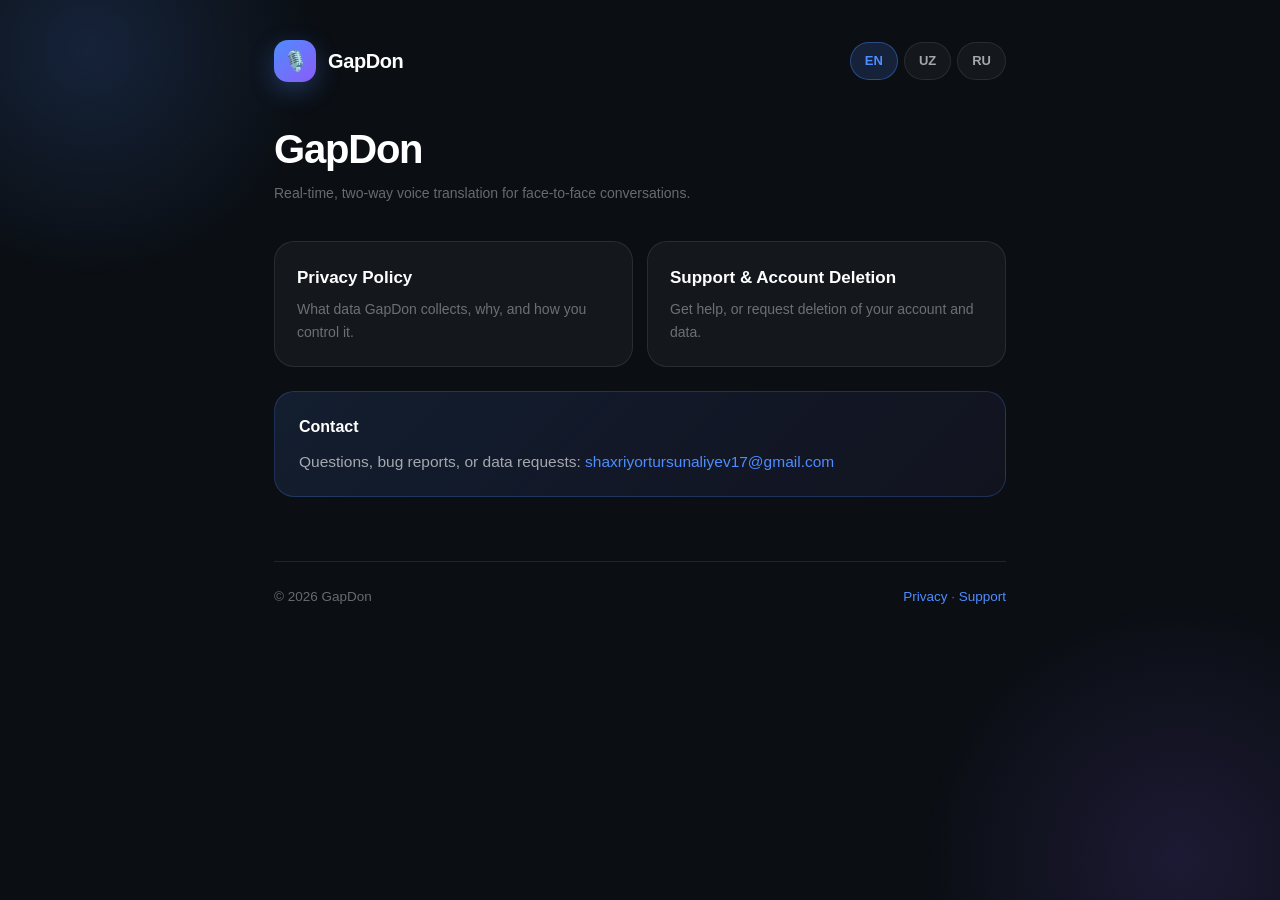
<file: index.html>
<!DOCTYPE html>
<html lang="en">
<head>
  <meta charset="utf-8">
  <meta name="viewport" content="width=device-width, initial-scale=1">
  <title>GapDon — Legal &amp; Support</title>
  <meta name="description" content="Privacy Policy and Support for GapDon, the real-time voice translator app.">
  <link rel="stylesheet" href="assets/site.css">
</head>
<body>
  <div class="wrap">
    <header class="bar">
      <a class="brand" href="./">
        <span class="mark">🎙️</span>
        <span class="name">GapDon</span>
      </a>
      <div class="langs">
        <button data-set="en">EN</button>
        <button data-set="uz">UZ</button>
        <button data-set="ru">RU</button>
      </div>
    </header>

    <!-- ── EN ────────────────────────────────────────────────────────────── -->
    <main data-lang="en">
      <h1>GapDon</h1>
      <p class="updated">Real-time, two-way voice translation for face-to-face conversations.</p>

      <div class="tiles">
        <a class="tile" href="privacy/">
          <div class="t">Privacy Policy</div>
          <div class="d">What data GapDon collects, why, and how you control it.</div>
        </a>
        <a class="tile" href="support/">
          <div class="t">Support &amp; Account Deletion</div>
          <div class="d">Get help, or request deletion of your account and data.</div>
        </a>
      </div>

      <div class="card accent">
        <h3>Contact</h3>
        <p>Questions, bug reports, or data requests:
          <a href="mailto:shaxriyortursunaliyev17@gmail.com">shaxriyortursunaliyev17@gmail.com</a></p>
      </div>
    </main>

    <!-- ── UZ ────────────────────────────────────────────────────────────── -->
    <main data-lang="uz">
      <h1>GapDon</h1>
      <p class="updated">Yuzma-yuz suhbatlar uchun real vaqtdagi ikki tomonlama ovozli tarjimon.</p>

      <div class="tiles">
        <a class="tile" href="privacy/">
          <div class="t">Maxfiylik siyosati</div>
          <div class="d">GapDon qanday ma'lumot yig'adi, nima uchun va siz uni qanday boshqarasiz.</div>
        </a>
        <a class="tile" href="support/">
          <div class="t">Yordam va hisobni o'chirish</div>
          <div class="d">Yordam oling yoki hisobingiz va ma'lumotlaringizni o'chirishni so'rang.</div>
        </a>
      </div>

      <div class="card accent">
        <h3>Bog'lanish</h3>
        <p>Savol, xatolik xabari yoki ma'lumot bo'yicha so'rovlar:
          <a href="mailto:shaxriyortursunaliyev17@gmail.com">shaxriyortursunaliyev17@gmail.com</a></p>
      </div>
    </main>

    <!-- ── RU ────────────────────────────────────────────────────────────── -->
    <main data-lang="ru">
      <h1>GapDon</h1>
      <p class="updated">Двусторонний голосовой переводчик в реальном времени для живых разговоров.</p>

      <div class="tiles">
        <a class="tile" href="privacy/">
          <div class="t">Политика конфиденциальности</div>
          <div class="d">Какие данные собирает GapDon, зачем и как вы ими управляете.</div>
        </a>
        <a class="tile" href="support/">
          <div class="t">Поддержка и удаление аккаунта</div>
          <div class="d">Получите помощь или запросите удаление аккаунта и данных.</div>
        </a>
      </div>

      <div class="card accent">
        <h3>Контакты</h3>
        <p>Вопросы, сообщения об ошибках и запросы по данным:
          <a href="mailto:shaxriyortursunaliyev17@gmail.com">shaxriyortursunaliyev17@gmail.com</a></p>
      </div>
    </main>

    <footer>
      <span>© 2026 GapDon</span>
      <span><a href="privacy/">Privacy</a> · <a href="support/">Support</a></span>
    </footer>
  </div>
  <script src="assets/lang.js"></script>
</body>
</html>
</file>
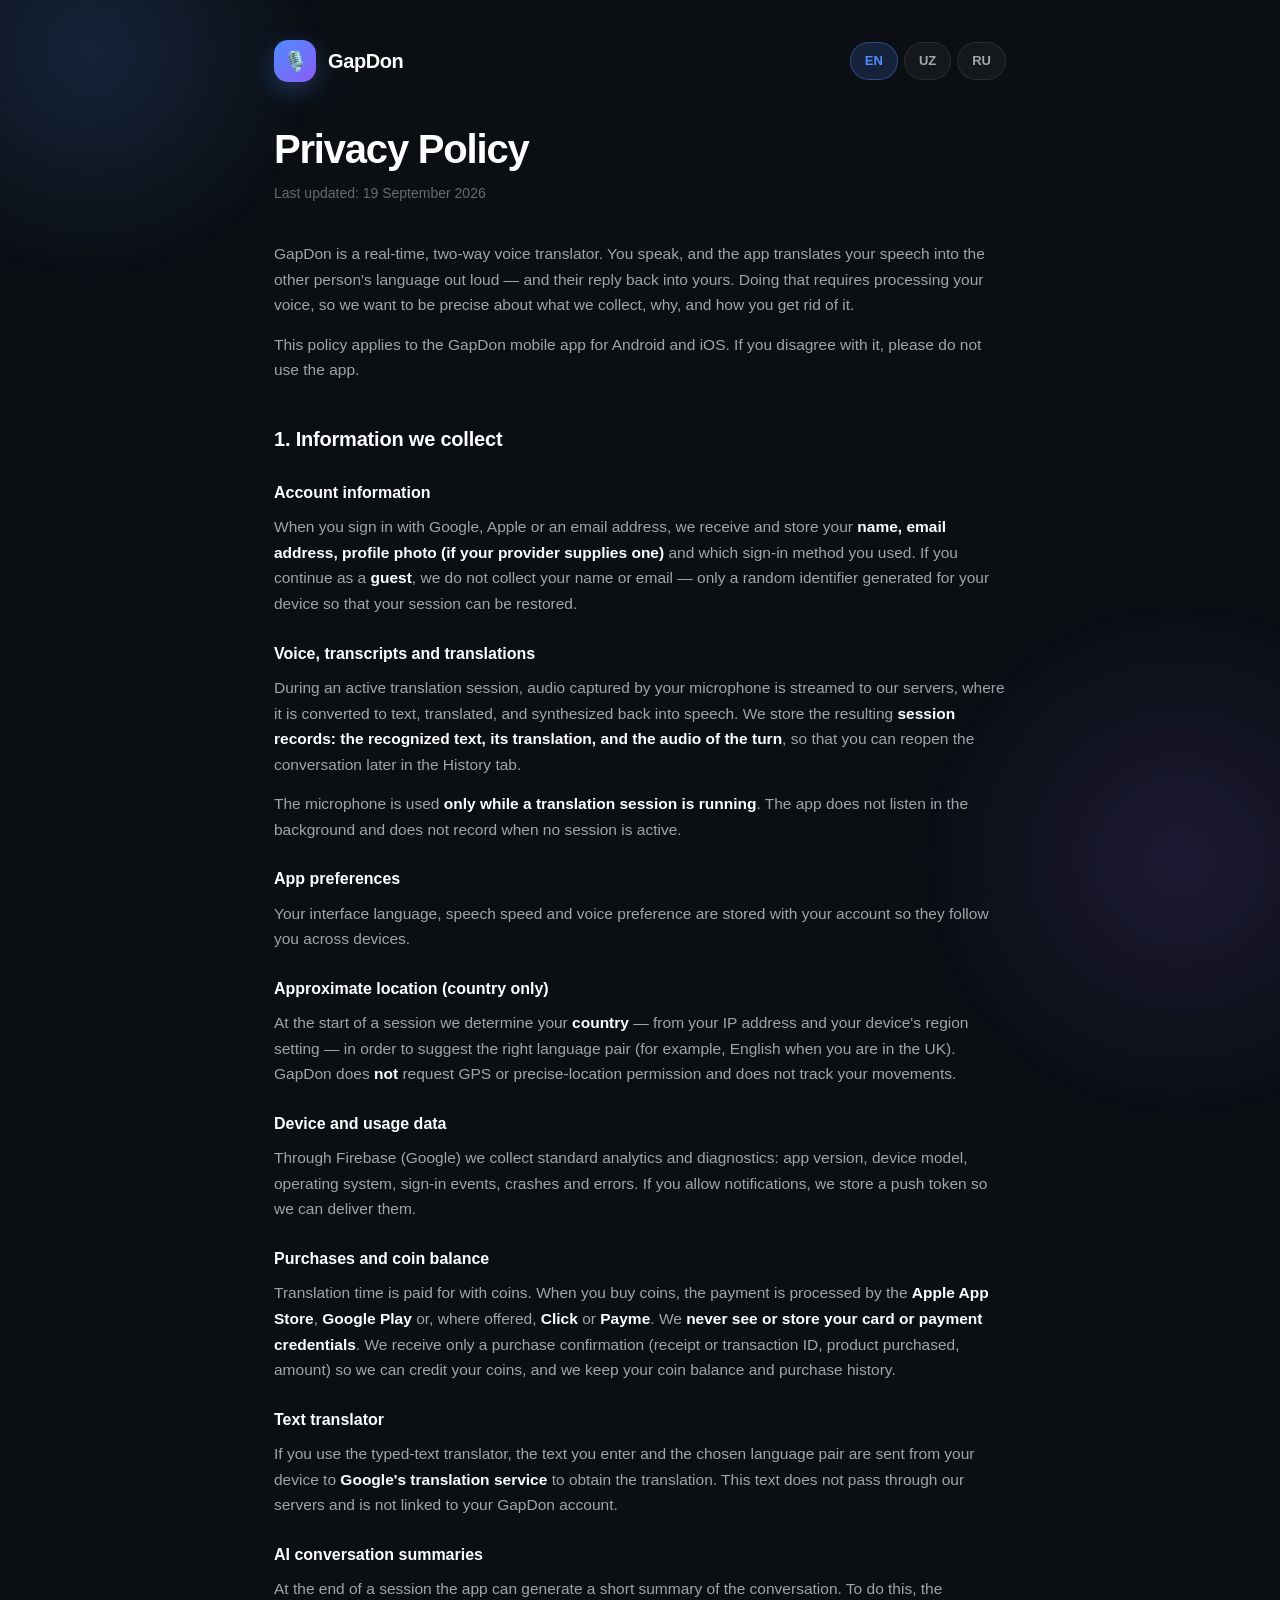
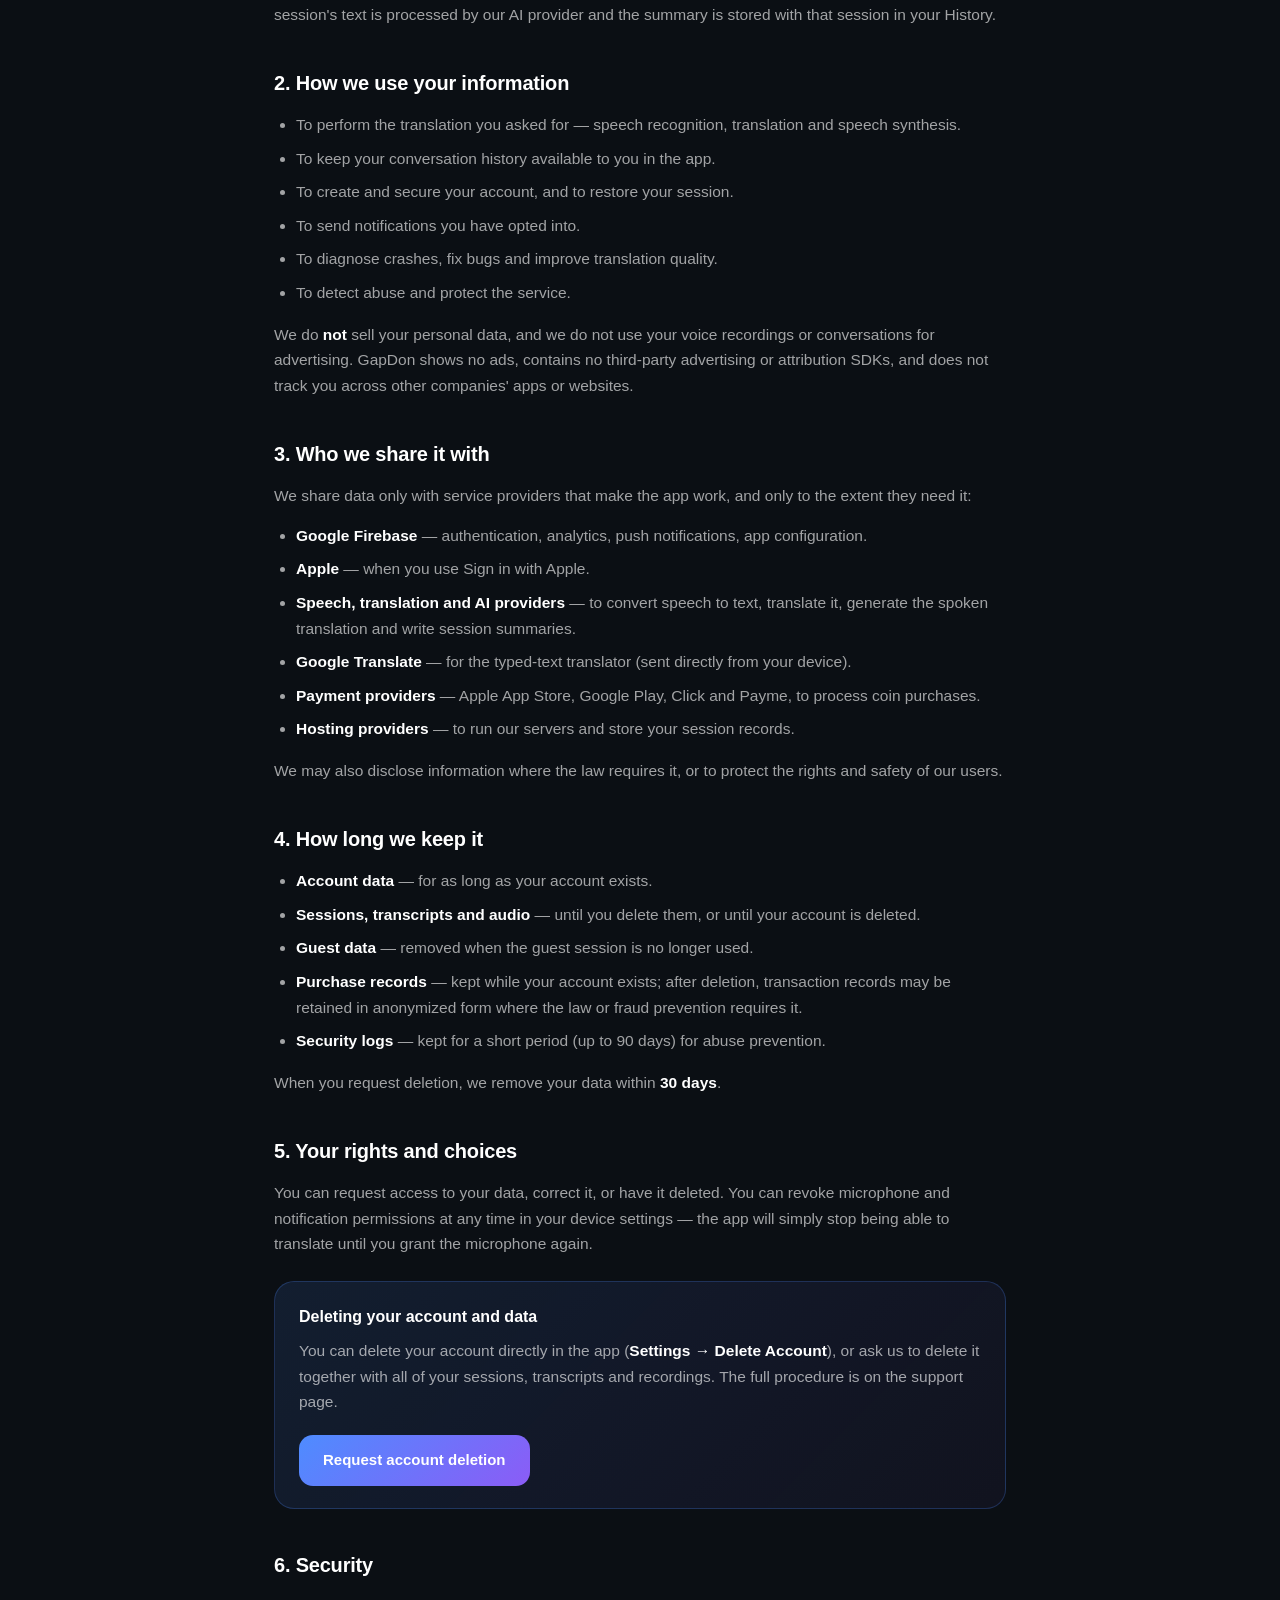
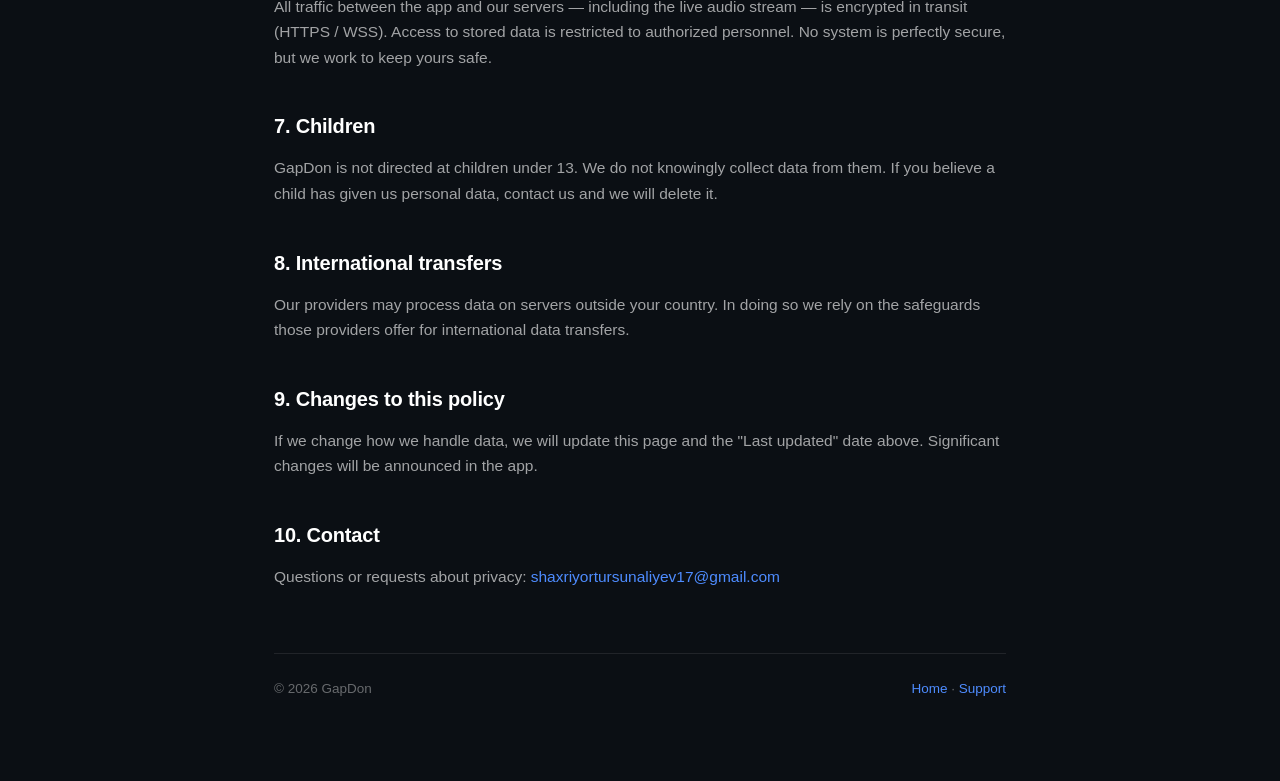
<file: privacy/index.html>
<!DOCTYPE html>
<html lang="en">
<head>
  <meta charset="utf-8">
  <meta name="viewport" content="width=device-width, initial-scale=1">
  <title>Privacy Policy — GapDon</title>
  <meta name="description" content="How GapDon collects, uses, stores and deletes your data.">
  <link rel="stylesheet" href="../assets/site.css">
</head>
<body>
  <div class="wrap">
    <header class="bar">
      <a class="brand" href="../">
        <span class="mark">🎙️</span>
        <span class="name">GapDon</span>
      </a>
      <div class="langs">
        <button data-set="en">EN</button>
        <button data-set="uz">UZ</button>
        <button data-set="ru">RU</button>
      </div>
    </header>

    <!-- ══ EN ═══════════════════════════════════════════════════════════════ -->
    <main data-lang="en">
      <h1>Privacy Policy</h1>
      <p class="updated">Last updated: 19 September 2026</p>

      <p>GapDon is a real-time, two-way voice translator. You speak, and the app translates
        your speech into the other person's language out loud — and their reply back into
        yours. Doing that requires processing your voice, so we want to be precise about what
        we collect, why, and how you get rid of it.</p>
      <p>This policy applies to the GapDon mobile app for Android and iOS. If you disagree
        with it, please do not use the app.</p>

      <h2>1. Information we collect</h2>

      <h3>Account information</h3>
      <p>When you sign in with Google, Apple or an email address, we receive and store your
        <strong>name, email address, profile photo (if your provider supplies one)</strong> and
        which sign-in method you used. If you continue as a <strong>guest</strong>, we do not
        collect your name or email — only a random identifier generated for your device so
        that your session can be restored.</p>

      <h3>Voice, transcripts and translations</h3>
      <p>During an active translation session, audio captured by your microphone is streamed
        to our servers, where it is converted to text, translated, and synthesized back into
        speech. We store the resulting <strong>session records: the recognized text, its
        translation, and the audio of the turn</strong>, so that you can reopen the conversation
        later in the History tab.</p>
      <p>The microphone is used <strong>only while a translation session is running</strong>.
        The app does not listen in the background and does not record when no session is
        active.</p>

      <h3>App preferences</h3>
      <p>Your interface language, speech speed and voice preference are stored with your
        account so they follow you across devices.</p>

      <h3>Approximate location (country only)</h3>
      <p>At the start of a session we determine your <strong>country</strong> — from your IP
        address and your device's region setting — in order to suggest the right language pair
        (for example, English when you are in the UK). GapDon does <strong>not</strong> request
        GPS or precise-location permission and does not track your movements.</p>

      <h3>Device and usage data</h3>
      <p>Through Firebase (Google) we collect standard analytics and diagnostics:
        app version, device model, operating system, sign-in events, crashes and errors.
        If you allow notifications, we store a push token so we can deliver them.</p>

      <h3>Purchases and coin balance</h3>
      <p>Translation time is paid for with coins. When you buy coins, the payment is processed by
        the <strong>Apple App Store</strong>, <strong>Google Play</strong> or, where offered,
        <strong>Click</strong> or <strong>Payme</strong>. We <strong>never see or store your card
        or payment credentials</strong>. We receive only a purchase confirmation (receipt or
        transaction ID, product purchased, amount) so we can credit your coins, and we keep your
        coin balance and purchase history.</p>

      <h3>Text translator</h3>
      <p>If you use the typed-text translator, the text you enter and the chosen language pair are
        sent from your device to <strong>Google's translation service</strong> to obtain the
        translation. This text does not pass through our servers and is not linked to your
        GapDon account.</p>

      <h3>AI conversation summaries</h3>
      <p>At the end of a session the app can generate a short summary of the conversation. To do
        this, the session's text is processed by our AI provider and the summary is stored with
        that session in your History.</p>

      <h2>2. How we use your information</h2>
      <ul>
        <li>To perform the translation you asked for — speech recognition, translation and speech synthesis.</li>
        <li>To keep your conversation history available to you in the app.</li>
        <li>To create and secure your account, and to restore your session.</li>
        <li>To send notifications you have opted into.</li>
        <li>To diagnose crashes, fix bugs and improve translation quality.</li>
        <li>To detect abuse and protect the service.</li>
      </ul>
      <p>We do <strong>not</strong> sell your personal data, and we do not use your voice
        recordings or conversations for advertising. GapDon shows no ads, contains no
        third-party advertising or attribution SDKs, and does not track you across other
        companies' apps or websites.</p>

      <h2>3. Who we share it with</h2>
      <p>We share data only with service providers that make the app work, and only to the
        extent they need it:</p>
      <ul>
        <li><strong>Google Firebase</strong> — authentication, analytics, push notifications, app configuration.</li>
        <li><strong>Apple</strong> — when you use Sign in with Apple.</li>
        <li><strong>Speech, translation and AI providers</strong> — to convert speech to text, translate it, generate the spoken translation and write session summaries.</li>
        <li><strong>Google Translate</strong> — for the typed-text translator (sent directly from your device).</li>
        <li><strong>Payment providers</strong> — Apple App Store, Google Play, Click and Payme, to process coin purchases.</li>
        <li><strong>Hosting providers</strong> — to run our servers and store your session records.</li>
      </ul>
      <p>We may also disclose information where the law requires it, or to protect the rights
        and safety of our users.</p>

      <h2>4. How long we keep it</h2>
      <ul>
        <li><strong>Account data</strong> — for as long as your account exists.</li>
        <li><strong>Sessions, transcripts and audio</strong> — until you delete them, or until your account is deleted.</li>
        <li><strong>Guest data</strong> — removed when the guest session is no longer used.</li>
        <li><strong>Purchase records</strong> — kept while your account exists; after deletion, transaction records may be retained in anonymized form where the law or fraud prevention requires it.</li>
        <li><strong>Security logs</strong> — kept for a short period (up to 90 days) for abuse prevention.</li>
      </ul>
      <p>When you request deletion, we remove your data within <strong>30 days</strong>.</p>

      <h2>5. Your rights and choices</h2>
      <p>You can request access to your data, correct it, or have it deleted. You can revoke
        microphone and notification permissions at any time in your device settings — the app
        will simply stop being able to translate until you grant the microphone again.</p>

      <div class="card accent">
        <h3>Deleting your account and data</h3>
        <p>You can delete your account directly in the app (<strong>Settings → Delete Account</strong>),
          or ask us to delete it together with all of your sessions, transcripts and recordings.
          The full procedure is on the support page.</p>
        <a class="btn" href="../support/#delete">Request account deletion</a>
      </div>

      <h2>6. Security</h2>
      <p>All traffic between the app and our servers — including the live audio stream — is
        encrypted in transit (HTTPS / WSS). Access to stored data is restricted to
        authorized personnel. No system is perfectly secure, but we work to keep yours safe.</p>

      <h2>7. Children</h2>
      <p>GapDon is not directed at children under 13. We do not knowingly collect data from
        them. If you believe a child has given us personal data, contact us and we will delete it.</p>

      <h2>8. International transfers</h2>
      <p>Our providers may process data on servers outside your country. In doing so we rely
        on the safeguards those providers offer for international data transfers.</p>

      <h2>9. Changes to this policy</h2>
      <p>If we change how we handle data, we will update this page and the "Last updated"
        date above. Significant changes will be announced in the app.</p>

      <h2>10. Contact</h2>
      <p>Questions or requests about privacy:
        <a href="mailto:shaxriyortursunaliyev17@gmail.com">shaxriyortursunaliyev17@gmail.com</a></p>
    </main>

    <!-- ══ UZ ═══════════════════════════════════════════════════════════════ -->
    <main data-lang="uz">
      <h1>Maxfiylik siyosati</h1>
      <p class="updated">Oxirgi yangilanish: 2026-yil 19-sentabr</p>

      <p>GapDon — real vaqtdagi ikki tomonlama ovozli tarjimon. Siz gapirasiz, ilova sizning
        nutqingizni suhbatdoshingiz tiliga ovoz chiqarib tarjima qiladi, uning javobini esa
        sizning tilingizga qaytaradi. Buning uchun ovozingizni qayta ishlash zarur — shuning
        uchun nima yig'ilishini, nima uchun va uni qanday o'chirishni aniq yozib qo'ydik.</p>
      <p>Ushbu siyosat Android va iOS uchun GapDon mobil ilovasiga taalluqli. Agar rozi
        bo'lmasangiz, iltimos, ilovadan foydalanmang.</p>

      <h2>1. Qanday ma'lumot yig'amiz</h2>

      <h3>Hisob ma'lumotlari</h3>
      <p>Google, Apple yoki email orqali kirganingizda <strong>ismingiz, email manzilingiz,
        profil rasmingiz</strong> (provayder bergan bo'lsa) va qaysi usulda kirganingiz
        saqlanadi. <strong>Mehmon</strong> sifatida davom etsangiz, ism yoki email yig'ilmaydi —
        faqat qurilmangiz uchun yaratilgan tasodifiy identifikator saqlanadi, sessiyangizni
        tiklash uchun.</p>

      <h3>Ovoz, transkript va tarjimalar</h3>
      <p>Tarjima sessiyasi davomida mikrofon orqali olingan audio serverlarimizga uzatiladi:
        u yerda matnga aylantiriladi, tarjima qilinadi va yana nutqqa sintez qilinadi. Natijada
        hosil bo'lgan <strong>sessiya yozuvlari — tanilgan matn, uning tarjimasi va o'sha
        gapning audiosi</strong> saqlanadi, toki siz suhbatni keyinroq "Tarix" bo'limida qayta
        ocha olasiz.</p>
      <p>Mikrofon <strong>faqat tarjima sessiyasi ishlab turganda</strong> ishlatiladi. Ilova
        fonda tinglamaydi va sessiya yo'q paytda hech narsa yozib olmaydi.</p>

      <h3>Ilova sozlamalari</h3>
      <p>Interfeys tili, nutq tezligi va ovoz turi hisobingiz bilan birga saqlanadi — shunda
        ular boshqa qurilmada ham saqlanib qoladi.</p>

      <h3>Taxminiy joylashuv (faqat davlat)</h3>
      <p>Sessiya boshida <strong>qaysi davlatda</strong> ekaningizni aniqlaymiz — IP manzil va
        qurilmangizning mintaqa sozlamasi orqali — bu to'g'ri til juftligini taklif qilish uchun
        kerak (masalan, Buyuk Britaniyada bo'lsangiz ingliz tili). GapDon GPS yoki aniq
        joylashuv ruxsatini <strong>so'ramaydi</strong> va harakatingizni kuzatmaydi.</p>

      <h3>Qurilma va foydalanish ma'lumotlari</h3>
      <p>Firebase (Google) orqali standart analitika va diagnostika yig'iladi: ilova versiyasi,
        qurilma modeli, operatsion tizim, kirish hodisalari, xatolar va nosozliklar.
        Bildirishnomalarga ruxsat bersangiz, ularni yetkazish uchun push token saqlanadi.</p>

      <h3>Xaridlar va coin balansi</h3>
      <p>Tarjima vaqti coinlar bilan to'lanadi. Coin sotib olganingizda to'lovni <strong>Apple
        App Store</strong>, <strong>Google Play</strong> yoki (mavjud bo'lsa) <strong>Click</strong>
        yoki <strong>Payme</strong> qayta ishlaydi. Biz <strong>karta yoki to'lov ma'lumotlaringizni
        hech qachon ko'rmaymiz va saqlamaymiz</strong>. Faqat xarid tasdig'i (chek yoki tranzaksiya
        ID, sotib olingan mahsulot, summa) keladi — coinlaringizni hisobingizga qo'shish uchun.
        Coin balansingiz va xaridlar tarixi saqlanadi.</p>

      <h3>Matn tarjimon</h3>
      <p>Matn tarjimondan foydalansangiz, kiritgan matningiz va tanlangan til juftligi tarjimani
        olish uchun qurilmangizdan to'g'ridan-to'g'ri <strong>Google tarjima xizmatiga</strong>
        yuboriladi. Bu matn bizning serverlarimizdan o'tmaydi va GapDon hisobingiz bilan
        bog'lanmaydi.</p>

      <h3>AI suhbat xulosalari</h3>
      <p>Sessiya oxirida ilova suhbatning qisqa xulosasini yaratishi mumkin. Buning uchun sessiya
        matni AI provayderimiz tomonidan qayta ishlanadi va xulosa "Tarix"dagi o'sha sessiya
        bilan birga saqlanadi.</p>

      <h2>2. Ma'lumotdan qanday foydalanamiz</h2>
      <ul>
        <li>Siz so'ragan tarjimani bajarish uchun — nutqni tanish, tarjima qilish va ovozga aylantirish.</li>
        <li>Suhbatlar tarixini ilovada siz uchun saqlab turish uchun.</li>
        <li>Hisobingizni yaratish, himoyalash va sessiyani tiklash uchun.</li>
        <li>Siz rozilik bergan bildirishnomalarni yuborish uchun.</li>
        <li>Xatolarni tuzatish va tarjima sifatini yaxshilash uchun.</li>
        <li>Suiiste'molni aniqlash va xizmatni himoya qilish uchun.</li>
      </ul>
      <p>Biz shaxsiy ma'lumotlaringizni <strong>sotmaymiz</strong> va ovoz yozuvlaringiz yoki
        suhbatlaringizni reklama uchun ishlatmaymiz. GapDon reklama ko'rsatmaydi, uchinchi tomon
        reklama yoki attribution SDK'lari yo'q va sizni boshqa kompaniyalarning ilova va
        saytlarida kuzatmaydi.</p>

      <h2>3. Kim bilan bo'lishamiz</h2>
      <p>Ma'lumot faqat ilovaning ishlashi uchun zarur xizmat provayderlari bilan, faqat
        kerakli hajmda bo'lishiladi:</p>
      <ul>
        <li><strong>Google Firebase</strong> — autentifikatsiya, analitika, push-bildirishnomalar, konfiguratsiya.</li>
        <li><strong>Apple</strong> — Apple bilan kirishdan foydalanganingizda.</li>
        <li><strong>Nutq, tarjima va AI provayderlari</strong> — nutqni matnga aylantirish, tarjima qilish, tarjimani ovozlantirish va sessiya xulosalarini yozish uchun.</li>
        <li><strong>Google Translate</strong> — matn tarjimon uchun (qurilmangizdan to'g'ridan-to'g'ri yuboriladi).</li>
        <li><strong>To'lov provayderlari</strong> — Apple App Store, Google Play, Click va Payme, coin xaridlarini qayta ishlash uchun.</li>
        <li><strong>Hosting provayderlari</strong> — serverlarni yuritish va sessiya yozuvlarini saqlash uchun.</li>
      </ul>
      <p>Qonun talab qilgan hollarda yoki foydalanuvchilarning huquq va xavfsizligini himoya
        qilish uchun ham ma'lumot oshkor qilinishi mumkin.</p>

      <h2>4. Qancha muddat saqlaymiz</h2>
      <ul>
        <li><strong>Hisob ma'lumotlari</strong> — hisobingiz mavjud bo'lgunicha.</li>
        <li><strong>Sessiyalar, transkriptlar va audio</strong> — siz o'chirmaguningizcha yoki hisob o'chirilgunicha.</li>
        <li><strong>Mehmon ma'lumotlari</strong> — mehmon sessiyasi ishlatilmay qolganda o'chiriladi.</li>
        <li><strong>Xaridlar yozuvlari</strong> — hisobingiz mavjud bo'lguncha; o'chirilgach, qonun yoki firibgarlikning oldini olish talab qilsa, tranzaksiya yozuvlari anonim ko'rinishda saqlanishi mumkin.</li>
        <li><strong>Xavfsizlik loglari</strong> — qisqa muddat (90 kungacha), suiiste'molning oldini olish uchun.</li>
      </ul>
      <p>O'chirishni so'raganingizda ma'lumotlaringiz <strong>30 kun ichida</strong> o'chiriladi.</p>

      <h2>5. Sizning huquqlaringiz</h2>
      <p>Ma'lumotlaringizni ko'rishni, to'g'rilashni yoki o'chirishni so'rashingiz mumkin.
        Mikrofon va bildirishnoma ruxsatlarini istalgan payt qurilma sozlamalaridan qaytarib
        olishingiz mumkin — bunda ilova mikrofonni qayta ruxsat bermaguningizcha tarjima qila
        olmaydi, xolos.</p>

      <div class="card accent">
        <h3>Hisob va ma'lumotlarni o'chirish</h3>
        <p>Hisobingizni to'g'ridan-to'g'ri ilovada (<strong>Sozlamalar → Hisobni o'chirish</strong>)
          o'chirishingiz yoki barcha sessiyalar, transkriptlar va yozuvlar bilan birga o'chirishni
          bizdan so'rashingiz mumkin. To'liq tartib yordam sahifasida.</p>
        <a class="btn" href="../support/#delete">Hisobni o'chirishni so'rash</a>
      </div>

      <h2>6. Xavfsizlik</h2>
      <p>Ilova va serverlarimiz o'rtasidagi barcha trafik — jonli audio oqim ham — uzatishda
        shifrlanadi (HTTPS / WSS). Saqlangan ma'lumotlarga faqat vakolatli xodimlar kira oladi.
        Mutlaqo xavfsiz tizim bo'lmaydi, lekin biz sizning ma'lumotingizni himoyalash uchun
        harakat qilamiz.</p>

      <h2>7. Bolalar</h2>
      <p>GapDon 13 yoshgacha bo'lgan bolalar uchun mo'ljallanmagan va ulardan bila turib
        ma'lumot yig'maymiz. Agar bola bizga shaxsiy ma'lumot bergan deb hisoblasangiz, yozing —
        o'chiramiz.</p>

      <h2>8. Xalqaro uzatish</h2>
      <p>Provayderlarimiz ma'lumotni sizning davlatingizdan tashqaridagi serverlarda qayta
        ishlashi mumkin. Bunda o'sha provayderlarning xalqaro uzatish bo'yicha himoya
        choralariga tayanamiz.</p>

      <h2>9. Siyosatdagi o'zgarishlar</h2>
      <p>Ma'lumotlar bilan ishlash tartibi o'zgarsa, ushbu sahifani va yuqoridagi sanani
        yangilaymiz. Muhim o'zgarishlar ilovada e'lon qilinadi.</p>

      <h2>10. Bog'lanish</h2>
      <p>Maxfiylik bo'yicha savol va so'rovlar:
        <a href="mailto:shaxriyortursunaliyev17@gmail.com">shaxriyortursunaliyev17@gmail.com</a></p>
    </main>

    <!-- ══ RU ═══════════════════════════════════════════════════════════════ -->
    <main data-lang="ru">
      <h1>Политика конфиденциальности</h1>
      <p class="updated">Последнее обновление: 19 сентября 2026 г.</p>

      <p>GapDon — двусторонний голосовой переводчик в реальном времени. Вы говорите, приложение
        вслух переводит вашу речь на язык собеседника, а его ответ — обратно на ваш. Для этого
        необходимо обрабатывать ваш голос, поэтому мы точно описываем, какие данные собираем,
        зачем и как их удалить.</p>
      <p>Политика распространяется на мобильное приложение GapDon для Android и iOS. Если вы с
        ней не согласны, пожалуйста, не пользуйтесь приложением.</p>

      <h2>1. Какие данные мы собираем</h2>

      <h3>Данные аккаунта</h3>
      <p>При входе через Google, Apple или по email мы получаем и храним ваше <strong>имя,
        адрес электронной почты, фото профиля</strong> (если его предоставляет провайдер) и
        способ входа. При входе <strong>гостем</strong> имя и email не собираются — только
        случайный идентификатор устройства, чтобы восстановить сессию.</p>

      <h3>Голос, расшифровки и переводы</h3>
      <p>Во время сессии перевода аудио с микрофона передаётся на наши серверы, где
        распознаётся, переводится и синтезируется обратно в речь. Мы храним
        <strong>записи сессии: распознанный текст, его перевод и аудио реплики</strong>, чтобы
        вы могли вернуться к разговору во вкладке «История».</p>
      <p>Микрофон используется <strong>только во время активной сессии перевода</strong>.
        Приложение не слушает в фоне и не записывает, когда сессия не запущена.</p>

      <h3>Настройки приложения</h3>
      <p>Язык интерфейса, скорость речи и тип голоса хранятся вместе с аккаунтом, чтобы
        сохраняться на других устройствах.</p>

      <h3>Приблизительное местоположение (только страна)</h3>
      <p>В начале сессии мы определяем вашу <strong>страну</strong> — по IP-адресу и
        региональной настройке устройства — чтобы предложить правильную языковую пару.
        GapDon <strong>не</strong> запрашивает GPS или доступ к точному местоположению и не
        отслеживает ваши перемещения.</p>

      <h3>Данные об устройстве и использовании</h3>
      <p>Через Firebase (Google) собирается стандартная аналитика и диагностика: версия
        приложения, модель устройства, ОС, события входа, сбои и ошибки. Если вы разрешили
        уведомления, мы храним push-токен для их доставки.</p>

      <h3>Покупки и баланс монет</h3>
      <p>Время перевода оплачивается монетами. При покупке монет платёж обрабатывает
        <strong>Apple App Store</strong>, <strong>Google Play</strong> или, где доступно,
        <strong>Click</strong> либо <strong>Payme</strong>. Мы <strong>никогда не видим и не храним
        данные вашей карты или платёжные реквизиты</strong>. Мы получаем только подтверждение
        покупки (чек или ID транзакции, купленный товар, сумма), чтобы зачислить монеты. Мы храним
        баланс монет и историю покупок.</p>

      <h3>Текстовый переводчик</h3>
      <p>Если вы пользуетесь текстовым переводчиком, введённый текст и выбранная языковая пара
        отправляются с вашего устройства в <strong>сервис перевода Google</strong> для получения
        перевода. Этот текст не проходит через наши серверы и не связывается с вашим аккаунтом
        GapDon.</p>

      <h3>ИИ-резюме разговоров</h3>
      <p>По окончании сессии приложение может создать краткое резюме разговора. Для этого текст
        сессии обрабатывается нашим ИИ-провайдером, а резюме хранится вместе с этой сессией в
        «Истории».</p>

      <h2>2. Как мы используем данные</h2>
      <ul>
        <li>Чтобы выполнить перевод — распознавание речи, перевод и синтез речи.</li>
        <li>Чтобы история разговоров была доступна вам в приложении.</li>
        <li>Чтобы создать и защитить аккаунт и восстановить сессию.</li>
        <li>Чтобы отправлять уведомления, на которые вы согласились.</li>
        <li>Чтобы исправлять ошибки и улучшать качество перевода.</li>
        <li>Чтобы выявлять злоупотребления и защищать сервис.</li>
      </ul>
      <p>Мы <strong>не продаём</strong> ваши персональные данные и не используем ваши
        голосовые записи или разговоры для рекламы. GapDon не показывает рекламу, не содержит
        сторонних рекламных и атрибуционных SDK и не отслеживает вас в приложениях и на сайтах
        других компаний.</p>

      <h2>3. Кому мы передаём данные</h2>
      <p>Только поставщикам услуг, без которых приложение не работает, и только в необходимом
        объёме:</p>
      <ul>
        <li><strong>Google Firebase</strong> — аутентификация, аналитика, push-уведомления, конфигурация.</li>
        <li><strong>Apple</strong> — при входе через Apple.</li>
        <li><strong>Провайдеры распознавания, перевода и ИИ</strong> — распознавание, перевод, озвучивание и составление резюме сессий.</li>
        <li><strong>Google Translate</strong> — для текстового переводчика (отправляется напрямую с вашего устройства).</li>
        <li><strong>Платёжные провайдеры</strong> — Apple App Store, Google Play, Click и Payme для обработки покупок монет.</li>
        <li><strong>Хостинг-провайдеры</strong> — работа серверов и хранение записей сессий.</li>
      </ul>
      <p>Мы также можем раскрыть данные по требованию закона либо для защиты прав и
        безопасности пользователей.</p>

      <h2>4. Сроки хранения</h2>
      <ul>
        <li><strong>Данные аккаунта</strong> — пока существует аккаунт.</li>
        <li><strong>Сессии, расшифровки и аудио</strong> — пока вы их не удалите или не удалите аккаунт.</li>
        <li><strong>Гостевые данные</strong> — удаляются, когда гостевая сессия перестаёт использоваться.</li>
        <li><strong>Записи о покупках</strong> — пока существует аккаунт; после удаления записи о транзакциях могут храниться в обезличенном виде, если этого требует закон или предотвращение мошенничества.</li>
        <li><strong>Журналы безопасности</strong> — короткий срок (до 90 дней).</li>
      </ul>
      <p>По запросу на удаление данные удаляются в течение <strong>30 дней</strong>.</p>

      <h2>5. Ваши права</h2>
      <p>Вы можете запросить доступ к данным, их исправление или удаление. Разрешения на
        микрофон и уведомления можно отозвать в настройках устройства в любой момент — тогда
        приложение просто не сможет переводить, пока микрофон не будет разрешён снова.</p>

      <div class="card accent">
        <h3>Удаление аккаунта и данных</h3>
        <p>Вы можете удалить аккаунт прямо в приложении (<strong>Настройки → Удалить аккаунт</strong>)
          или попросить нас удалить его вместе со всеми сессиями, расшифровками и записями. Полный
          порядок — на странице поддержки.</p>
        <a class="btn" href="../support/#delete">Запросить удаление аккаунта</a>
      </div>

      <h2>6. Безопасность</h2>
      <p>Весь трафик между приложением и серверами, включая живой аудиопоток, шифруется при
        передаче (HTTPS / WSS). Доступ к хранимым данным имеют только уполномоченные
        сотрудники. Абсолютно безопасных систем не бывает, но мы стараемся защитить ваши данные.</p>

      <h2>7. Дети</h2>
      <p>GapDon не предназначен для детей младше 13 лет, и мы сознательно не собираем их
        данные. Если считаете, что ребёнок передал нам персональные данные, напишите — мы удалим.</p>

      <h2>8. Международная передача</h2>
      <p>Наши поставщики могут обрабатывать данные на серверах за пределами вашей страны. При
        этом мы полагаемся на предусмотренные ими механизмы защиты международной передачи.</p>

      <h2>9. Изменения политики</h2>
      <p>Если порядок обработки данных изменится, мы обновим эту страницу и дату выше.
        О существенных изменениях сообщим в приложении.</p>

      <h2>10. Контакты</h2>
      <p>Вопросы и запросы по конфиденциальности:
        <a href="mailto:shaxriyortursunaliyev17@gmail.com">shaxriyortursunaliyev17@gmail.com</a></p>
    </main>

    <footer>
      <span>© 2026 GapDon</span>
      <span><a href="../">Home</a> · <a href="../support/">Support</a></span>
    </footer>
  </div>
  <script src="../assets/lang.js"></script>
</body>
</html>
</file>
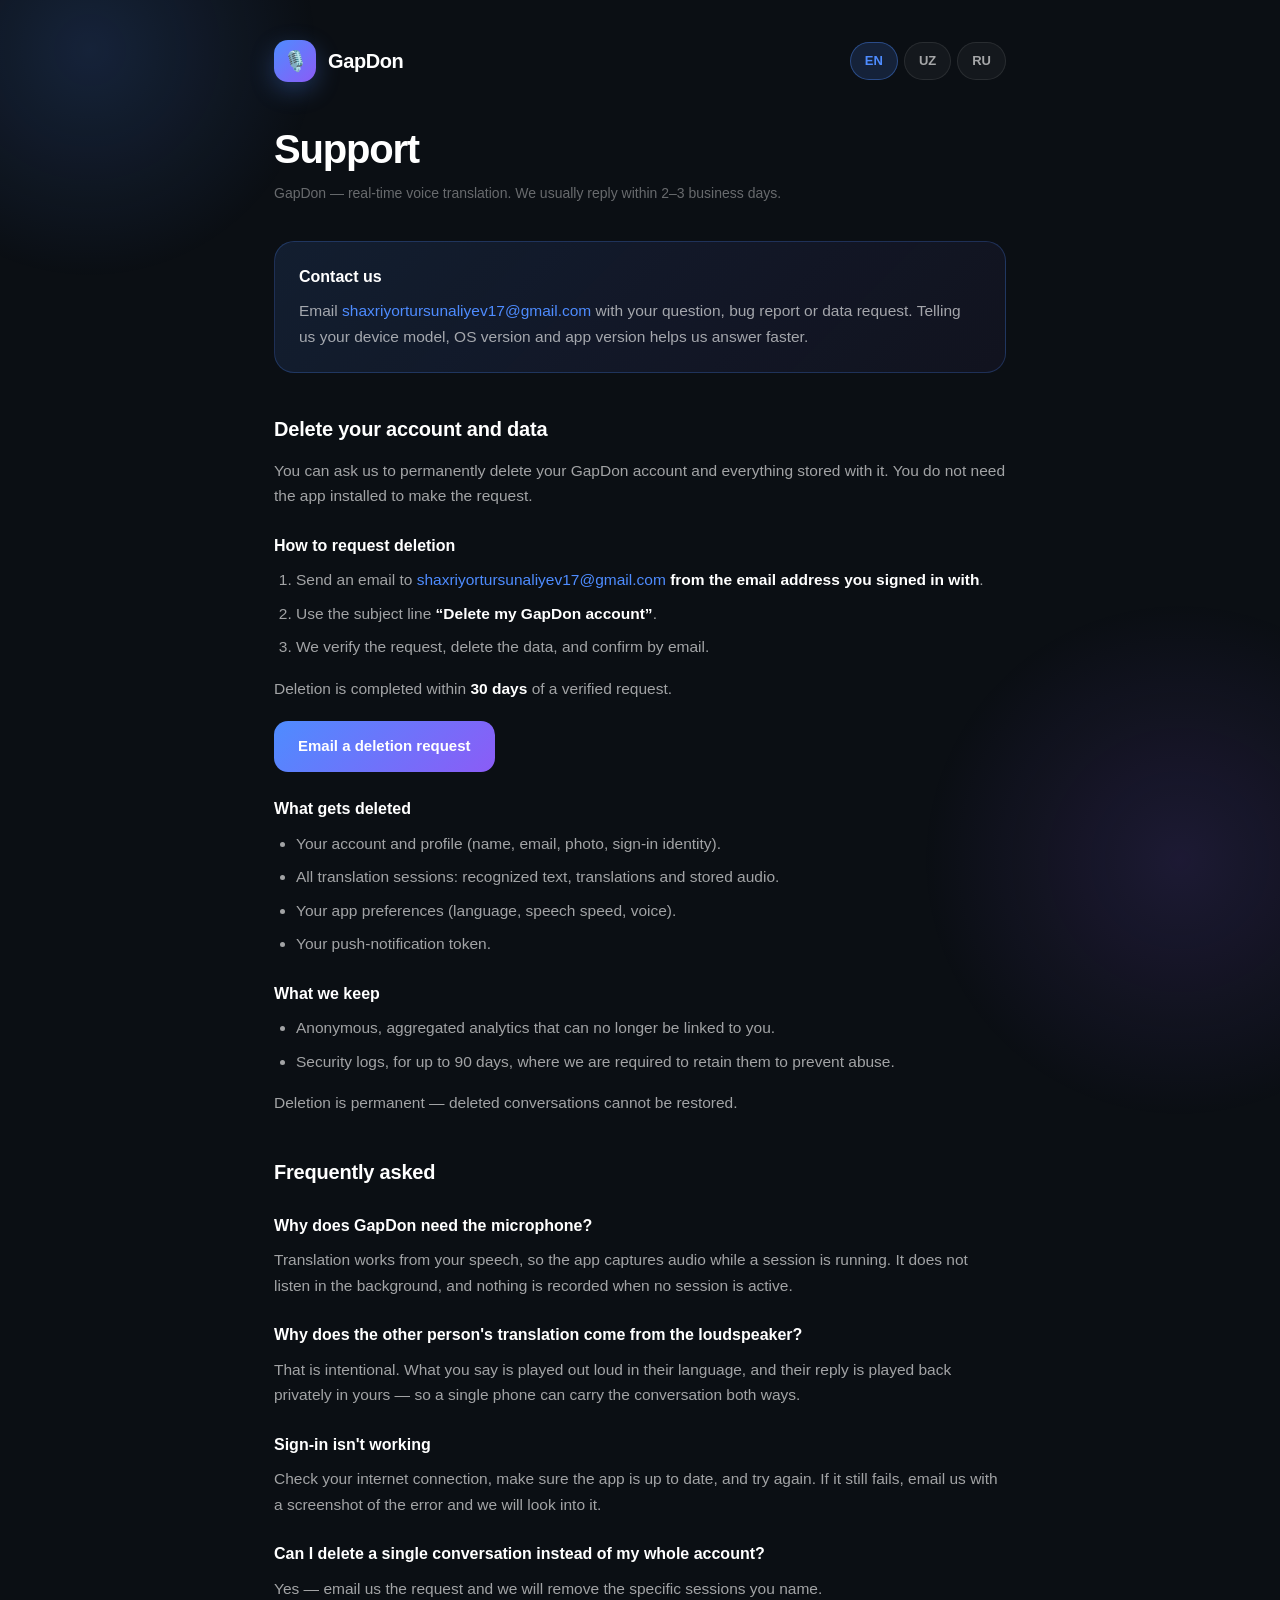
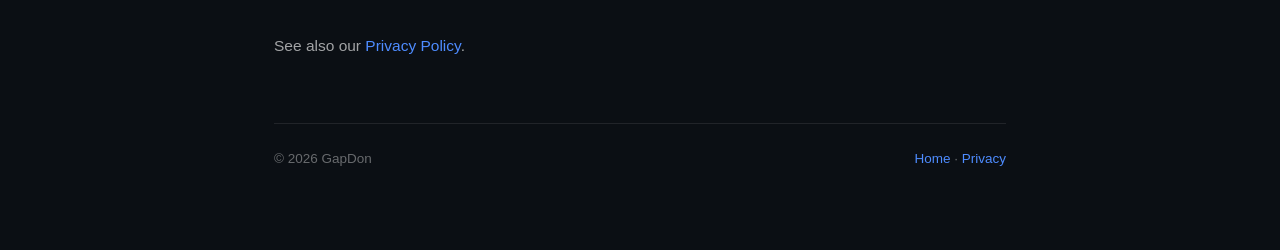
<file: support/index.html>
<!DOCTYPE html>
<html lang="en">
<head>
  <meta charset="utf-8">
  <meta name="viewport" content="width=device-width, initial-scale=1">
  <title>Support &amp; Account Deletion — GapDon</title>
  <meta name="description" content="Get help with GapDon, or request deletion of your account and all associated data.">
  <link rel="stylesheet" href="../assets/site.css">
</head>
<body>
  <div class="wrap">
    <header class="bar">
      <a class="brand" href="../">
        <span class="mark">🎙️</span>
        <span class="name">GapDon</span>
      </a>
      <div class="langs">
        <button data-set="en">EN</button>
        <button data-set="uz">UZ</button>
        <button data-set="ru">RU</button>
      </div>
    </header>

    <!-- ══ EN ═══════════════════════════════════════════════════════════════ -->
    <main data-lang="en">
      <h1>Support</h1>
      <p class="updated">GapDon — real-time voice translation. We usually reply within 2–3 business days.</p>

      <div class="card accent">
        <h3>Contact us</h3>
        <p>Email <a href="mailto:shaxriyortursunaliyev17@gmail.com">shaxriyortursunaliyev17@gmail.com</a>
          with your question, bug report or data request. Telling us your device model, OS version
          and app version helps us answer faster.</p>
      </div>

      <h2 id="delete">Delete your account and data</h2>
      <p>You can ask us to permanently delete your GapDon account and everything stored with it.
        You do not need the app installed to make the request.</p>

      <h3>How to request deletion</h3>
      <ol>
        <li>Send an email to
          <a href="mailto:shaxriyortursunaliyev17@gmail.com?subject=Delete%20my%20GapDon%20account">shaxriyortursunaliyev17@gmail.com</a>
          <strong>from the email address you signed in with</strong>.</li>
        <li>Use the subject line <strong>“Delete my GapDon account”</strong>.</li>
        <li>We verify the request, delete the data, and confirm by email.</li>
      </ol>
      <p>Deletion is completed within <strong>30 days</strong> of a verified request.</p>
      <a class="btn" href="mailto:shaxriyortursunaliyev17@gmail.com?subject=Delete%20my%20GapDon%20account&amp;body=Please%20delete%20my%20GapDon%20account%20and%20all%20associated%20data.">Email a deletion request</a>

      <h3>What gets deleted</h3>
      <ul>
        <li>Your account and profile (name, email, photo, sign-in identity).</li>
        <li>All translation sessions: recognized text, translations and stored audio.</li>
        <li>Your app preferences (language, speech speed, voice).</li>
        <li>Your push-notification token.</li>
      </ul>

      <h3>What we keep</h3>
      <ul>
        <li>Anonymous, aggregated analytics that can no longer be linked to you.</li>
        <li>Security logs, for up to 90 days, where we are required to retain them to prevent abuse.</li>
      </ul>
      <p>Deletion is permanent — deleted conversations cannot be restored.</p>

      <h2>Frequently asked</h2>
      <h3>Why does GapDon need the microphone?</h3>
      <p>Translation works from your speech, so the app captures audio while a session is
        running. It does not listen in the background, and nothing is recorded when no session
        is active.</p>

      <h3>Why does the other person's translation come from the loudspeaker?</h3>
      <p>That is intentional. What you say is played out loud in their language, and their
        reply is played back privately in yours — so a single phone can carry the conversation
        both ways.</p>

      <h3>Sign-in isn't working</h3>
      <p>Check your internet connection, make sure the app is up to date, and try again. If it
        still fails, email us with a screenshot of the error and we will look into it.</p>

      <h3>Can I delete a single conversation instead of my whole account?</h3>
      <p>Yes — email us the request and we will remove the specific sessions you name.</p>

      <p style="margin-top:32px">See also our <a href="../privacy/">Privacy Policy</a>.</p>
    </main>

    <!-- ══ UZ ═══════════════════════════════════════════════════════════════ -->
    <main data-lang="uz">
      <h1>Yordam</h1>
      <p class="updated">GapDon — real vaqtdagi ovozli tarjima. Odatda 2–3 ish kuni ichida javob beramiz.</p>

      <div class="card accent">
        <h3>Biz bilan bog'laning</h3>
        <p>Savol, xatolik xabari yoki ma'lumot bo'yicha so'rovni
          <a href="mailto:shaxriyortursunaliyev17@gmail.com">shaxriyortursunaliyev17@gmail.com</a>
          manziliga yuboring. Qurilma modeli, OS versiyasi va ilova versiyasini yozsangiz, tezroq
          javob beramiz.</p>
      </div>

      <h2 id="delete">Hisob va ma'lumotlarni o'chirish</h2>
      <p>GapDon hisobingizni va u bilan saqlangan hamma narsani butunlay o'chirishni so'rashingiz
        mumkin. Buning uchun ilova o'rnatilgan bo'lishi shart emas.</p>

      <h3>O'chirishni qanday so'rash kerak</h3>
      <ol>
        <li><strong>Ro'yxatdan o'tgan email manzilingizdan</strong>
          <a href="mailto:shaxriyortursunaliyev17@gmail.com?subject=GapDon%20hisobimni%20o%27chiring">shaxriyortursunaliyev17@gmail.com</a>
          ga xat yuboring.</li>
        <li>Sarlavha: <strong>“GapDon hisobimni o'chiring”</strong>.</li>
        <li>So'rovni tekshiramiz, ma'lumotlarni o'chiramiz va email orqali tasdiqlaymiz.</li>
      </ol>
      <p>O'chirish tasdiqlangan so'rovdan keyin <strong>30 kun ichida</strong> yakunlanadi.</p>
      <a class="btn" href="mailto:shaxriyortursunaliyev17@gmail.com?subject=GapDon%20hisobimni%20o%27chiring&amp;body=GapDon%20hisobimni%20va%20unga%20bog%27liq%20barcha%20ma%27lumotlarni%20o%27chirib%20yuboring.">O'chirish so'rovini yuborish</a>

      <h3>Nima o'chiriladi</h3>
      <ul>
        <li>Hisobingiz va profilingiz (ism, email, rasm, kirish identifikatori).</li>
        <li>Barcha tarjima sessiyalari: tanilgan matn, tarjimalar va saqlangan audio.</li>
        <li>Ilova sozlamalaringiz (til, nutq tezligi, ovoz).</li>
        <li>Push-bildirishnoma tokeningiz.</li>
      </ul>

      <h3>Nima saqlanib qoladi</h3>
      <ul>
        <li>Siz bilan bog'lab bo'lmaydigan anonim, umumlashtirilgan analitika.</li>
        <li>Xavfsizlik loglari — suiiste'molning oldini olish uchun 90 kungacha.</li>
      </ul>
      <p>O'chirish qaytarilmaydi — o'chirilgan suhbatlarni tiklab bo'lmaydi.</p>

      <h2>Ko'p so'raladigan savollar</h2>
      <h3>GapDon nega mikrofon so'raydi?</h3>
      <p>Tarjima nutqdan boshlanadi, shuning uchun sessiya davomida ilova audioni oladi. Fonda
        tinglamaydi va sessiya yo'q paytda hech narsa yozib olinmaydi.</p>

      <h3>Nega suhbatdoshning tarjimasi karnaydan chiqadi?</h3>
      <p>Bu ataylab shunday. Siz aytgan gap uning tilida ovoz chiqarib o'qiladi, uning javobi esa
        sizga quloqchin orqali sizning tilingizda eshittiriladi — shunda bitta telefon suhbatni
        ikki tomonlama olib boradi.</p>

      <h3>Kirish ishlamayapti</h3>
      <p>Internetni tekshiring, ilova eng so'nggi versiyada ekaniga ishonch hosil qiling va qayta
        urinib ko'ring. Yordam bermasa, xato skrinshoti bilan bizga yozing.</p>

      <h3>Hisobni emas, bitta suhbatni o'chirsam bo'ladimi?</h3>
      <p>Ha — bizga yozing, aynan ko'rsatgan sessiyalaringizni o'chirib beramiz.</p>

      <p style="margin-top:32px"><a href="../privacy/">Maxfiylik siyosati</a>ni ham ko'ring.</p>
    </main>

    <!-- ══ RU ═══════════════════════════════════════════════════════════════ -->
    <main data-lang="ru">
      <h1>Поддержка</h1>
      <p class="updated">GapDon — голосовой перевод в реальном времени. Обычно отвечаем в течение 2–3 рабочих дней.</p>

      <div class="card accent">
        <h3>Свяжитесь с нами</h3>
        <p>Пишите на <a href="mailto:shaxriyortursunaliyev17@gmail.com">shaxriyortursunaliyev17@gmail.com</a> —
          вопрос, сообщение об ошибке или запрос по данным. Укажите модель устройства, версию ОС
          и версию приложения, так мы ответим быстрее.</p>
      </div>

      <h2 id="delete">Удаление аккаунта и данных</h2>
      <p>Вы можете попросить безвозвратно удалить аккаунт GapDon и все связанные с ним данные.
        Приложение для этого устанавливать не нужно.</p>

      <h3>Как запросить удаление</h3>
      <ol>
        <li>Отправьте письмо на
          <a href="mailto:shaxriyortursunaliyev17@gmail.com?subject=%D0%A3%D0%B4%D0%B0%D0%BB%D0%B8%D1%82%D1%8C%20%D0%B0%D0%BA%D0%BA%D0%B0%D1%83%D0%BD%D1%82%20GapDon">shaxriyortursunaliyev17@gmail.com</a>
          <strong>с того адреса, под которым вы входили</strong>.</li>
        <li>Тема письма: <strong>«Удалить аккаунт GapDon»</strong>.</li>
        <li>Мы проверим запрос, удалим данные и подтвердим по электронной почте.</li>
      </ol>
      <p>Удаление выполняется в течение <strong>30 дней</strong> после подтверждения запроса.</p>
      <a class="btn" href="mailto:shaxriyortursunaliyev17@gmail.com?subject=%D0%A3%D0%B4%D0%B0%D0%BB%D0%B8%D1%82%D1%8C%20%D0%B0%D0%BA%D0%BA%D0%B0%D1%83%D0%BD%D1%82%20GapDon&amp;body=%D0%9F%D0%BE%D0%B6%D0%B0%D0%BB%D1%83%D0%B9%D1%81%D1%82%D0%B0%2C%20%D1%83%D0%B4%D0%B0%D0%BB%D0%B8%D1%82%D0%B5%20%D0%BC%D0%BE%D0%B9%20%D0%B0%D0%BA%D0%BA%D0%B0%D1%83%D0%BD%D1%82%20GapDon%20%D0%B8%20%D0%B2%D1%81%D0%B5%20%D0%B4%D0%B0%D0%BD%D0%BD%D1%8B%D0%B5.">Отправить запрос на удаление</a>

      <h3>Что удаляется</h3>
      <ul>
        <li>Аккаунт и профиль (имя, email, фото, идентификатор входа).</li>
        <li>Все сессии перевода: распознанный текст, переводы и сохранённое аудио.</li>
        <li>Настройки приложения (язык, скорость речи, голос).</li>
        <li>Токен push-уведомлений.</li>
      </ul>

      <h3>Что остаётся</h3>
      <ul>
        <li>Анонимная агрегированная аналитика, которую уже нельзя связать с вами.</li>
        <li>Журналы безопасности — до 90 дней, для предотвращения злоупотреблений.</li>
      </ul>
      <p>Удаление необратимо — удалённые разговоры восстановить нельзя.</p>

      <h2>Частые вопросы</h2>
      <h3>Зачем GapDon нужен микрофон?</h3>
      <p>Перевод начинается с вашей речи, поэтому во время сессии приложение записывает звук.
        В фоне оно не слушает, и вне сессии ничего не записывается.</p>

      <h3>Почему перевод для собеседника звучит из громкой связи?</h3>
      <p>Так задумано. Ваши слова озвучиваются вслух на его языке, а его ответ проигрывается
        приватно на вашем — поэтому один телефон ведёт разговор в обе стороны.</p>

      <h3>Не удаётся войти</h3>
      <p>Проверьте интернет, обновите приложение и попробуйте снова. Если не помогло — пришлите
        нам скриншот ошибки.</p>

      <h3>Можно удалить один разговор, а не весь аккаунт?</h3>
      <p>Да — напишите нам, и мы удалим указанные вами сессии.</p>

      <p style="margin-top:32px">См. также нашу <a href="../privacy/">Политику конфиденциальности</a>.</p>
    </main>

    <footer>
      <span>© 2026 GapDon</span>
      <span><a href="../">Home</a> · <a href="../privacy/">Privacy</a></span>
    </footer>
  </div>
  <script src="../assets/lang.js"></script>
</body>
</html>
</file>
<file: assets/site.css>
:root {
  --bg: #0b0f14;
  --backdrop: #030608;
  --card: rgba(255, 255, 255, 0.04);
  --stroke: rgba(255, 255, 255, 0.09);
  --text: #ffffff;
  --muted: rgba(255, 255, 255, 0.62);
  --faint: rgba(255, 255, 255, 0.38);
  --blue: #4e8cff;
  --violet: #8b5cf6;
  --teal: #14b8a6;
  --amber: #f59e0b;
  --radius: 20px;
}

* { box-sizing: border-box; margin: 0; padding: 0; }

body {
  background: var(--bg);
  color: var(--text);
  font-family: -apple-system, BlinkMacSystemFont, "Segoe UI", Roboto, "Helvetica Neue", Arial, sans-serif;
  line-height: 1.65;
  -webkit-font-smoothing: antialiased;
  min-height: 100vh;
  position: relative;
  overflow-x: hidden;
}

/* Ambient glows — the same two blobs the app paints behind its screens. */
body::before,
body::after {
  content: "";
  position: fixed;
  border-radius: 50%;
  pointer-events: none;
  z-index: 0;
}
body::before {
  top: -180px; left: -140px;
  width: 460px; height: 460px;
  background: radial-gradient(circle, rgba(78, 140, 255, 0.16), transparent 70%);
}
body::after {
  bottom: -220px; right: -160px;
  width: 520px; height: 520px;
  background: radial-gradient(circle, rgba(139, 92, 246, 0.14), transparent 70%);
}

.wrap {
  position: relative;
  z-index: 1;
  max-width: 780px;
  margin: 0 auto;
  padding: 40px 24px 80px;
}

/* ── Header ──────────────────────────────────────────────────────────────── */
header.bar {
  display: flex;
  align-items: center;
  justify-content: space-between;
  gap: 16px;
  flex-wrap: wrap;
  margin-bottom: 44px;
}

.brand {
  display: flex;
  align-items: center;
  gap: 12px;
  text-decoration: none;
  color: var(--text);
}
.brand .mark {
  width: 42px; height: 42px;
  border-radius: 14px;
  background: linear-gradient(135deg, var(--blue), var(--violet));
  display: grid;
  place-items: center;
  font-size: 20px;
  box-shadow: 0 8px 24px rgba(78, 140, 255, 0.3);
}
.brand .name { font-size: 20px; font-weight: 800; letter-spacing: -0.02em; }

.langs { display: flex; gap: 6px; }
.langs button {
  background: var(--card);
  border: 1px solid var(--stroke);
  color: var(--muted);
  font: inherit;
  font-size: 13px;
  font-weight: 600;
  padding: 7px 14px;
  border-radius: 99px;
  cursor: pointer;
  transition: color 0.18s, background 0.18s, border-color 0.18s;
}
.langs button:hover { color: var(--text); }
.langs button[aria-pressed="true"] {
  background: rgba(78, 140, 255, 0.16);
  border-color: rgba(78, 140, 255, 0.4);
  color: var(--blue);
}

/* ── Content ─────────────────────────────────────────────────────────────── */
h1 {
  font-size: clamp(30px, 5vw, 40px);
  font-weight: 800;
  letter-spacing: -0.03em;
  line-height: 1.15;
  margin-bottom: 10px;
}
.updated { color: var(--faint); font-size: 14px; margin-bottom: 36px; }

h2 {
  font-size: 20px;
  font-weight: 700;
  letter-spacing: -0.01em;
  margin: 40px 0 12px;
}
h3 { font-size: 16px; font-weight: 700; margin: 24px 0 8px; }

p, li { color: var(--muted); font-size: 15.5px; }
p { margin-bottom: 14px; }
ul, ol { margin: 0 0 16px 22px; }
li { margin-bottom: 8px; }

strong { color: var(--text); font-weight: 600; }

a { color: var(--blue); text-decoration: none; }
a:hover { text-decoration: underline; }

.card {
  background: var(--card);
  border: 1px solid var(--stroke);
  border-radius: var(--radius);
  padding: 22px 24px;
  margin: 24px 0;
}
.card.accent {
  background: linear-gradient(135deg, rgba(78, 140, 255, 0.12), rgba(139, 92, 246, 0.05));
  border-color: rgba(78, 140, 255, 0.24);
}
.card h2, .card h3 { margin-top: 0; }
.card :last-child { margin-bottom: 0; }

.btn {
  display: inline-block;
  background: linear-gradient(135deg, var(--blue), var(--violet));
  color: #fff;
  font-weight: 700;
  font-size: 15px;
  padding: 13px 24px;
  border-radius: 14px;
  margin-top: 6px;
}
.btn:hover { text-decoration: none; opacity: 0.92; }

.tiles { display: grid; gap: 14px; grid-template-columns: 1fr 1fr; margin-top: 8px; }
@media (max-width: 560px) { .tiles { grid-template-columns: 1fr; } }
.tile {
  display: block;
  background: var(--card);
  border: 1px solid var(--stroke);
  border-radius: var(--radius);
  padding: 22px;
  color: var(--text);
  transition: border-color 0.18s, transform 0.18s;
}
.tile:hover { border-color: rgba(78, 140, 255, 0.45); transform: translateY(-2px); text-decoration: none; }
.tile .t { font-size: 17px; font-weight: 700; margin-bottom: 6px; }
.tile .d { color: var(--faint); font-size: 14px; }

footer {
  margin-top: 64px;
  padding-top: 24px;
  border-top: 1px solid var(--stroke);
  color: var(--faint);
  font-size: 13.5px;
  display: flex;
  justify-content: space-between;
  gap: 12px;
  flex-wrap: wrap;
}

[data-lang] { display: none; }
[data-lang].on { display: block; }
</file>
